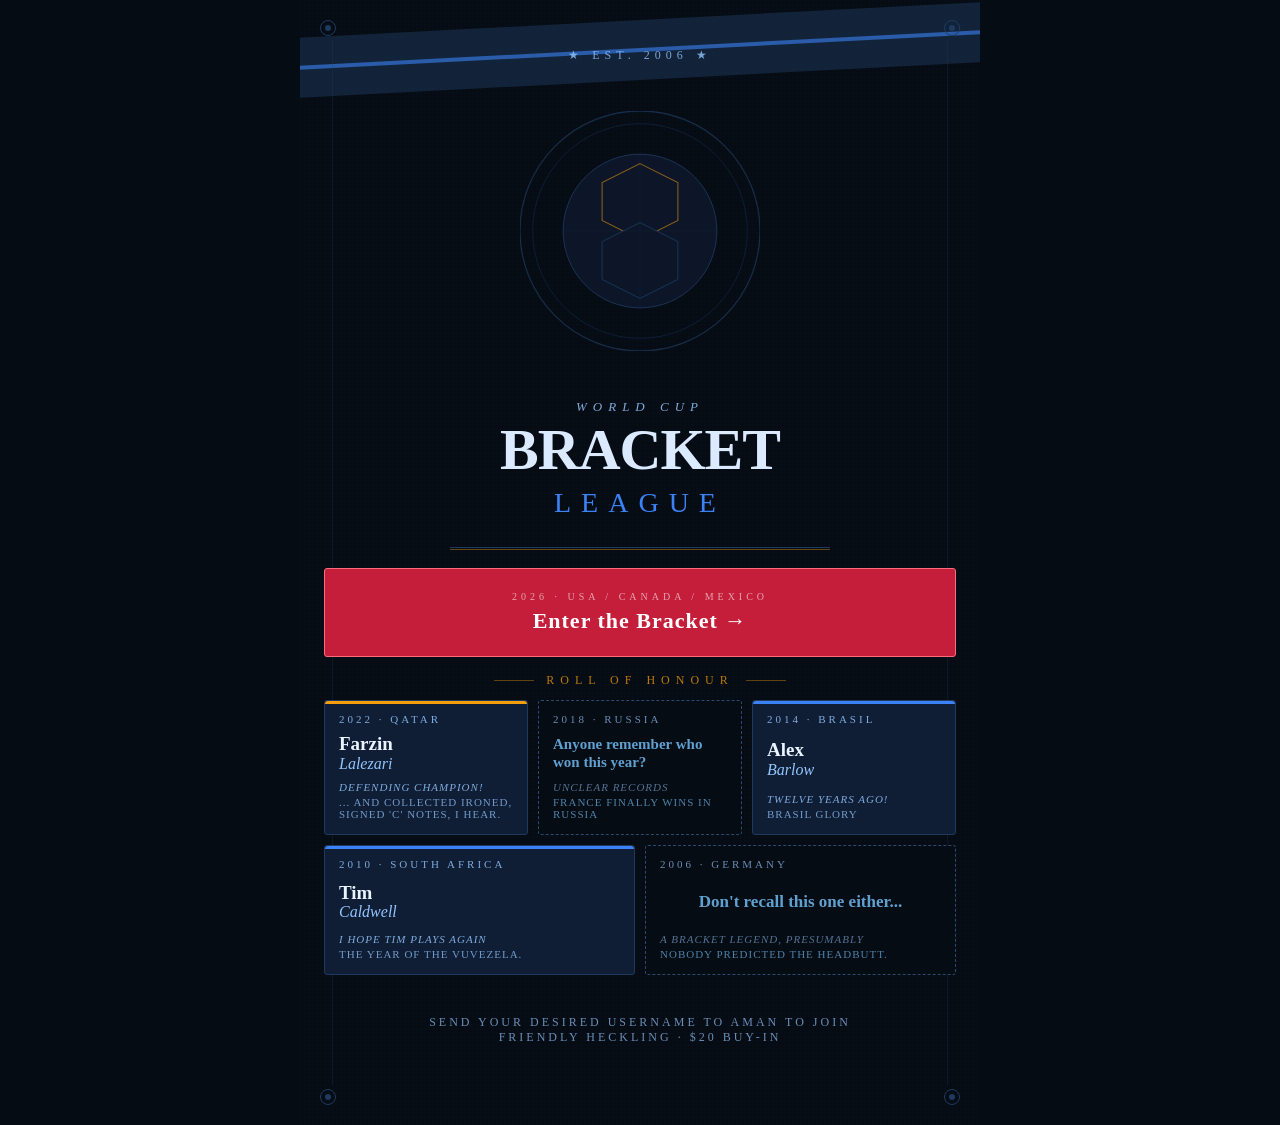
<file: public/index.html>
<!DOCTYPE html>
<html lang="en">
<head>
  <meta charset="UTF-8">
  <meta name="viewport" content="width=device-width, initial-scale=1.0">
  <title>World Cup Bracket League 2026</title>
  <link rel="stylesheet" href="css/styles.css">
</head>
<body class="welcome-page">
  <main class="welcome-hero">
    <!-- Background grain texture and decorative elements -->
    <div class="welcome-hero__bg"></div>
    
    <!-- Diagonal accent bands -->
    <div class="welcome-hero__band welcome-hero__band--wide"></div>
    <div class="welcome-hero__band welcome-hero__band--highlight"></div>

    <!-- Corner registration marks -->
    <div class="welcome-hero__corner welcome-hero__corner--tl"></div>
    <div class="welcome-hero__corner welcome-hero__corner--tr"></div>
    <div class="welcome-hero__corner welcome-hero__corner--bl"></div>
    <div class="welcome-hero__corner welcome-hero__corner--br"></div>

    <!-- Side rules -->
    <div class="welcome-hero__rule welcome-hero__rule--left"></div>
    <div class="welcome-hero__rule welcome-hero__rule--right"></div>

    <!-- Content container -->
    <div class="welcome-hero__content">
      <!-- Eyebrow -->
      <div class="welcome-hero__eyebrow">★ EST. 2006 ★</div>

      <!-- Football circle motif -->
      <svg class="welcome-hero__circle" viewBox="0 0 228 228" xmlns="http://www.w3.org/2000/svg">
        <!-- Outer ring -->
        <circle cx="114" cy="114" r="114" fill="none" stroke="currentColor" stroke-width="1.2" opacity="0.7" class="welcome-hero__circle-outer"/>
        <!-- Middle ring -->
        <circle cx="114" cy="114" r="102" fill="none" stroke="currentColor" stroke-width="0.4" opacity="0.35" class="welcome-hero__circle-mid"/>
        <!-- Inner filled circle -->
        <circle cx="114" cy="114" r="73" fill="currentColor" stroke="currentColor" stroke-width="0.8" class="welcome-hero__circle-inner"/>
        <!-- Upper hexagon (unfilled) -->
        <polygon points="114,50 150,68 150,104 114,122 78,104 78,68" fill="none" stroke="currentColor" stroke-width="1" opacity="0.55" class="welcome-hero__hexagon-upper"/>
        <!-- Lower hexagon (filled) -->
        <polygon points="114,106 150,124 150,160 114,178 78,160 78,124" fill="currentColor" stroke="currentColor" stroke-width="0.8" class="welcome-hero__hexagon-lower"/>
        <!-- Crosshair lines -->
        <line x1="114" y1="40" x2="114" y2="188" stroke="currentColor" stroke-width="0.4" opacity="0.3" class="welcome-hero__crosshair"/>
        <line x1="40" y1="114" x2="188" y2="114" stroke="currentColor" stroke-width="0.4" opacity="0.3" class="welcome-hero__crosshair"/>
      </svg>

      <!-- Title block -->
      <div class="welcome-hero__title">
        <div class="welcome-hero__title-line-1">WORLD CUP</div>
        <div class="welcome-hero__title-line-2">BRACKET</div>
        <div class="welcome-hero__title-line-3">LEAGUE</div>
      </div>

      <!-- Dividers -->
      <div class="welcome-hero__divider"></div>

      <!-- Champion cards grid -->
      <div class="welcome-hero__cards">
        <!-- 2026 CTA Card (full width) -->
        <div class="welcome-hero__card welcome-hero__card--cta">
          <div class="welcome-hero__card-inner">
            <div class="welcome-hero__card-year">2026 · USA / CANADA / MEXICO</div>
            <div class="welcome-hero__card-cta-text">Enter the Bracket →</div>
            <a href="/results" class="welcome-hero__card-link"></a>
          </div>
        </div>

        <!-- Roll of Honour label -->
        <div class="welcome-hero__honour-label">ROLL OF HONOUR</div>

        <!-- Row B: 2022, 2018, 2014 -->
        <div class="welcome-hero__cards-row">
          <!-- 2022 Qatar - Farzin Lalezari -->
          <div class="welcome-hero__card welcome-hero__card--known" style="--accent-color: var(--c-gold)">
            <div class="welcome-hero__card-accent"></div>
            <div class="welcome-hero__card-year">2022 · QATAR</div>
            <div class="welcome-hero__card-name">
              <div class="welcome-hero__card-first">Farzin</div>
              <div class="welcome-hero__card-last">Lalezari</div>
            </div>
            <div class="welcome-hero__card-subtitle">Defending champion!</div>
            <div class="welcome-hero__card-tagline">... and collected ironed, signed 'C' notes, I hear.</div>
          </div>

          <!-- 2018 Russia - Mystery -->
          <div class="welcome-hero__card welcome-hero__card--mystery">
            <div class="welcome-hero__card-year">2018 · RUSSIA</div>
            <div class="welcome-hero__card-name welcome-hero__card-mystery-name">Anyone remember who won this year?</div>
            <div class="welcome-hero__card-subtitle">Unclear records</div>
            <div class="welcome-hero__card-tagline">France finally wins in Russia</div>
          </div>

          <!-- 2014 Brasil - Alex Barlow -->
          <div class="welcome-hero__card welcome-hero__card--known" style="--accent-color: var(--c-blue)">
            <div class="welcome-hero__card-accent"></div>
            <div class="welcome-hero__card-year">2014 · BRASIL</div>
            <div class="welcome-hero__card-name">
              <div class="welcome-hero__card-first">Alex</div>
              <div class="welcome-hero__card-last">Barlow</div>
            </div>
            <div class="welcome-hero__card-subtitle">Twelve years ago!</div>
            <div class="welcome-hero__card-tagline">Brasil glory</div>
          </div>
        </div>

        <!-- Row C: 2010, 2006 -->
        <div class="welcome-hero__cards-row welcome-hero__cards-row--bottom">
          <!-- 2010 South Africa - Tim Caldwell -->
          <div class="welcome-hero__card welcome-hero__card--known welcome-hero__card--wide" style="--accent-color: var(--c-blue)">
            <div class="welcome-hero__card-accent"></div>
            <div class="welcome-hero__card-year">2010 · SOUTH AFRICA</div>
            <div class="welcome-hero__card-name">
              <div class="welcome-hero__card-first">Tim</div>
              <div class="welcome-hero__card-last">Caldwell</div>
            </div>
            <div class="welcome-hero__card-subtitle">I hope Tim plays again</div>
            <div class="welcome-hero__card-tagline">The year of the Vuvezela.</div>
          </div>

          <!-- 2006 Germany - Mystery -->
          <div class="welcome-hero__card welcome-hero__card--mystery welcome-hero__card--wide">
            <div class="welcome-hero__card-year">2006 · GERMANY</div>
            <div class="welcome-hero__card-name welcome-hero__card-mystery-name welcome-hero__card-mystery-name--large">Don't recall this one either...</div>
            <div class="welcome-hero__card-subtitle">A bracket legend, presumably</div>
            <div class="welcome-hero__card-tagline">Nobody predicted the headbutt.</div>
          </div>
        </div>
      </div>

      <!-- Footer -->
      <div class="welcome-hero__footer">
        SEND YOUR DESIRED USERNAME TO AMAN TO JOIN<br> 
        FRIENDLY HECKLING · $20 BUY-IN
      </div>
    </div>
  </main>
</body>
</html>
</file>
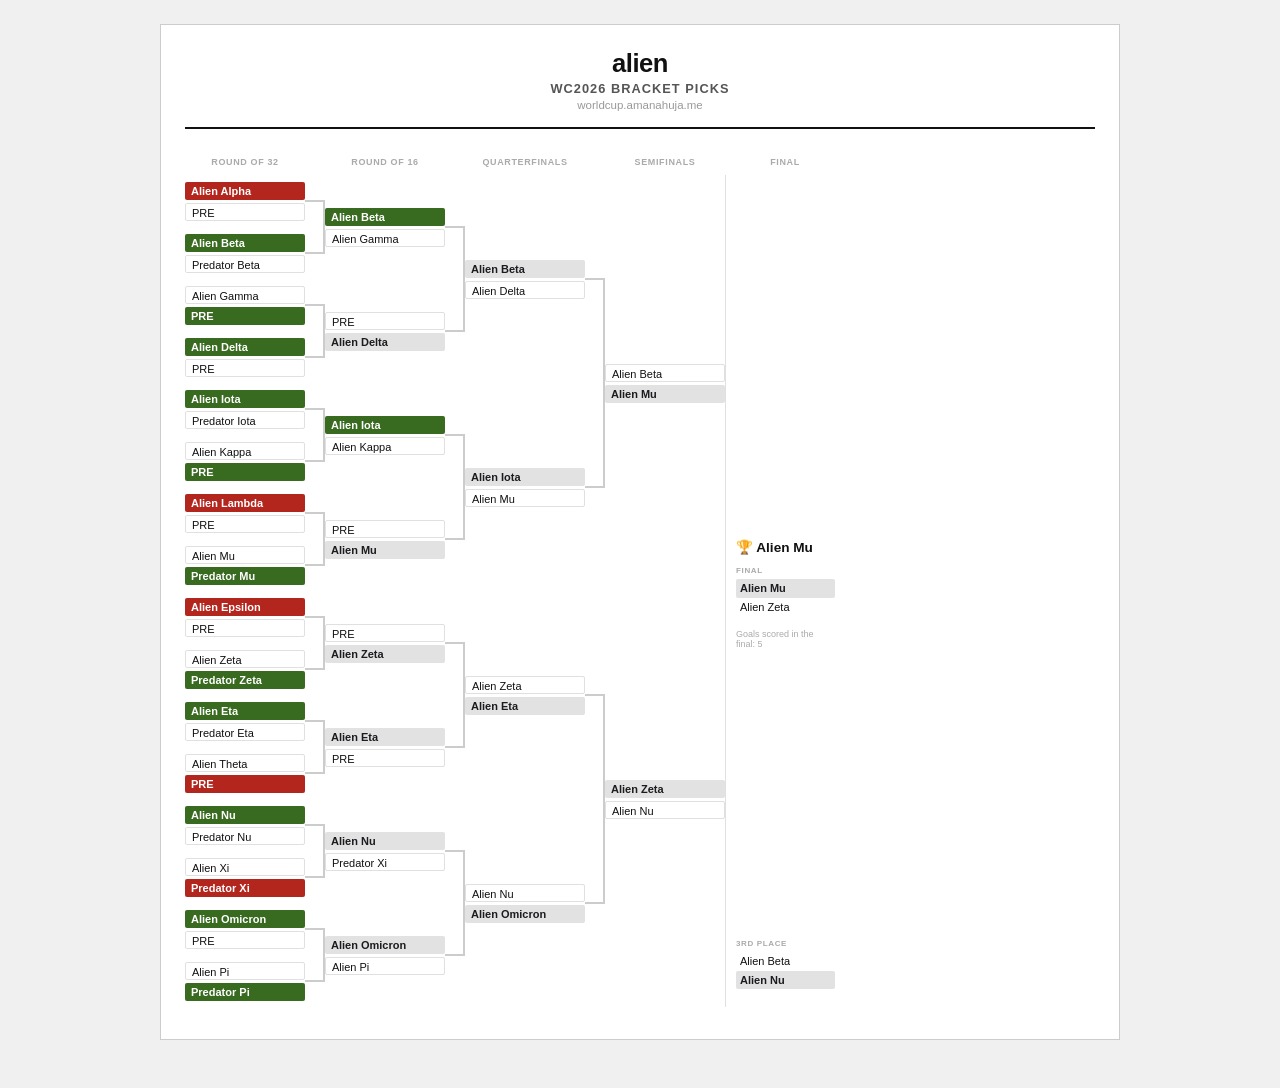
<file: public/picks.html>
<!DOCTYPE html>
<html lang="en">
<head>
  <meta charset="UTF-8">
  <meta name="viewport" content="width=1020">
  <title>WC2026 Bracket Picks</title>
  <link rel="stylesheet" href="css/picks.css">
</head>
<body>

<div id="page-wrap">

  <header id="picks-header">
    <div id="picks-username">alien</div>
    <div id="picks-subtitle">WC2026 bracket picks</div>
    <div id="picks-site">worldcup.amanahuja.me</div>
  </header>

  <div id="bracket-section">
    <div id="round-headers"></div>
    <div id="bracket-wrap">
      <div id="bracket-loading">Loading…</div>
    </div>
  </div>

  <div id="picks-error" class="hidden">User not found.</div>

</div>

<script src="js/picks.js"></script>
</body>
</html>
</file>
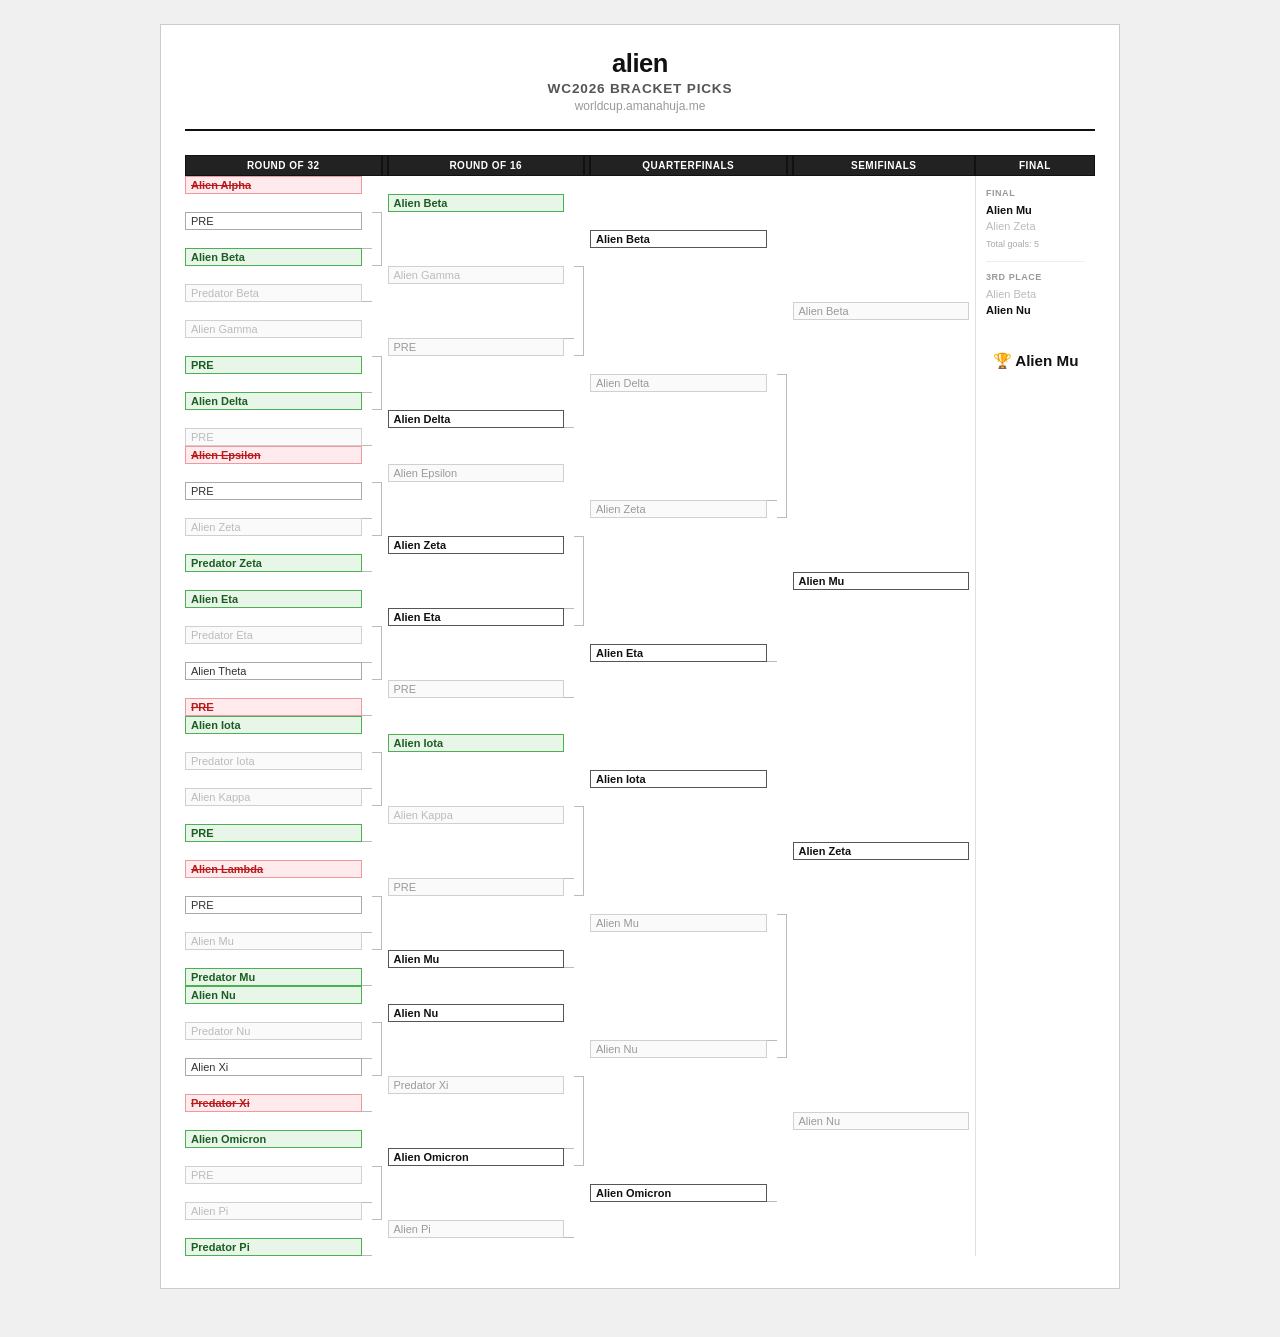
<file: public/picks_table.html>
<!DOCTYPE html>
<html lang="en">
<head>
  <meta charset="UTF-8">
  <meta name="viewport" content="width=1020">
  <title>WC2026 Bracket Picks</title>
  <link rel="stylesheet" href="css/picks_table.css">
</head>
<body>

<div id="page-wrap">

  <header id="picks-header">
    <div id="picks-username">alien</div>
    <div id="picks-subtitle">WC2026 bracket picks</div>
    <div id="picks-site">worldcup.amanahuja.me</div>
  </header>

  <div id="bracket-wrap">
    <div id="bracket-loading" class="hidden">Loading…</div>
  </div>

  <div id="picks-error" class="hidden">User not found.</div>

</div>

  <script src="js/picks_table.js"></script>
</body>
</html>
</file>
<file: public/css/styles.css>
/* ============================================================
   WC 2026 Fantasy — Shared Styles
   Mobile-first, target ~390px wide
   ============================================================ */

:root {
  --c-bg:          #0d0d0d;
  --c-surface:     #1a1a1a;
  --c-surface2:    #242424;
  --c-border:      #333;
  --c-text:        #e8e8e8;
  --c-muted:       #a0a0a0;
  --c-blue:        #3b82f6;
  --c-blue-dim:    #1e3a5f;
  --c-green:       #22c55e;
  --c-green-dim:   #14532d;
  --c-red:         #ef4444;
  --c-gold:        #f59e0b;
  --c-gold-dim:    #78350f;
  --radius:        8px;
  --radius-sm:     4px;
  --font:          -apple-system, BlinkMacSystemFont, "Segoe UI", Roboto, sans-serif;
}

*, *::before, *::after { box-sizing: border-box; margin: 0; padding: 0; }

html { font-size: 16px; }

body {
  background: var(--c-bg);
  color: var(--c-text);
  font-family: var(--font);
  min-height: 100vh;
  -webkit-font-smoothing: antialiased;
}

a { color: var(--c-blue); text-decoration: none; }
a:hover { text-decoration: underline; }

/* ── Top bar ─────────────────────────────────────────────── */
.topbar {
  display: flex;
  align-items: center;
  justify-content: space-between;
  padding: 12px 16px;
  background: var(--c-surface);
  border-bottom: 1px solid var(--c-border);
  position: sticky;
  top: 0;
  z-index: 100;
}
.topbar__title {
  font-size: 1.1rem;
  font-weight: 700;
  letter-spacing: -0.02em;
}
.topbar__dates {
  font-size: 0.75rem;
  color: var(--c-muted);
  margin-top: 1px;
}
.topbar__sub {
  font-size: 0.75rem;
  color: var(--c-blue);
  margin-top: 2px;
  font-weight: 500;
}

/* ── Buttons ─────────────────────────────────────────────── */
.btn {
  display: inline-flex;
  align-items: center;
  justify-content: center;
  padding: 8px 14px;
  border-radius: var(--radius-sm);
  font-size: 0.85rem;
  font-weight: 600;
  border: 1px solid transparent;
  cursor: pointer;
  transition: background 0.12s, color 0.12s, border-color 0.12s;
  white-space: nowrap;
}
.btn--primary {
  background: var(--c-blue);
  color: #fff;
  border-color: var(--c-blue);
}
.btn--primary:hover { background: #2563eb; }
.btn--ghost {
  background: transparent;
  color: var(--c-text);
  border-color: var(--c-border);
}
.btn--ghost:hover { background: var(--c-surface2); }
.btn--sm { padding: 5px 12px; font-size: 0.78rem; }

/* ── Pick buttons (prediction) ───────────────────────────── */
.pick-btn {
  flex: 1;
  padding: 7px 4px;
  border-radius: var(--radius-sm);
  font-size: 0.78rem;
  font-weight: 600;
  border: 1px solid var(--c-border);
  background: var(--c-surface2);
  color: var(--c-muted);
  cursor: pointer;
  transition: all 0.1s;
  overflow: hidden;
  text-overflow: ellipsis;
  white-space: nowrap;
}
.pick-btn--draw {
  flex: 0 0 auto;
  padding: 7px 10px;
}
.pick-btn:hover:not(:disabled) {
  border-color: var(--c-blue);
  color: var(--c-text);
}
.pick-btn--selected {
  background: var(--c-blue-dim);
  color: var(--c-blue);
  border-color: var(--c-blue);
}
.pick-btn--default {
  background: var(--c-surface2);
  color: var(--c-muted);
  border-color: var(--c-border);
  position: relative;
}
.pick-btn--default::after {
  content: "•";
  font-size: 0.6rem;
  position: absolute;
  top: 2px;
  right: 3px;
  color: var(--c-muted);
}
.pick-btn:disabled {
  cursor: default;
  opacity: 0.7;
}
.pick-btn.ko-card__score--correct {
  color: var(--c-green);
  font-weight: 700;
}
.pick-btn.ko-card__score--wrong {
  color: var(--c-red);
  font-weight: 700;
}

/* Results page team displays (read-only, no button styling) */
.ko-team {
  display: inline-block;
  padding: 7px 4px;
  font-size: 0.78rem;
  font-weight: 600;
  color: var(--c-muted);
  text-align: center;
  flex: 1;
}
.ko-team.ko-card__score--correct {
  color: var(--c-green);
  font-weight: 700;
}
.ko-team.ko-card__score--wrong {
  color: var(--c-red);
  font-weight: 700;
}

/* ── Layout helpers ──────────────────────────────────────── */
.page-wrap {
  max-width: 760px;
  margin: 0 auto;
  padding: 12px 12px 48px;
}

/* ── Section headings ────────────────────────────────────── */
.section-title {
  font-size: 0.75rem;
  font-weight: 700;
  letter-spacing: 0.08em;
  text-transform: uppercase;
  color: var(--c-muted);
  margin: 20px 0 10px;
}

/* ── Leaderboard ─────────────────────────────────────────── */
.podium {
  display: flex;
  align-items: flex-end;
  justify-content: center;
  gap: 8px;
  margin: 16px 0 24px;
}
.podium__slot {
  display: flex;
  flex-direction: column;
  align-items: center;
  gap: 4px;
  flex: 1;
  max-width: 110px;
}
.podium__slot--1 .podium__block { background: var(--c-gold-dim); border-color: var(--c-gold); }
.podium__slot--1 .podium__rank { color: var(--c-gold); }
.podium__block {
  width: 100%;
  background: var(--c-surface2);
  border: 1px solid var(--c-border);
  border-radius: var(--radius-sm) var(--radius-sm) 0 0;
  display: flex;
  flex-direction: column;
  align-items: center;
  padding: 8px 4px 6px;
  gap: 4px;
}
.podium__slot--1 .podium__block { padding-top: 14px; }
.podium__slot--2 .podium__block { padding-top: 10px; }
.podium__avatar {
  width: 36px;
  height: 36px;
  border-radius: 50%;
  background: var(--c-surface);
  border: 1px solid var(--c-border);
  display: flex;
  align-items: center;
  justify-content: center;
  font-size: 0.85rem;
  font-weight: 700;
}
.podium__name {
  font-size: 0.75rem;
  font-weight: 600;
  text-align: center;
  max-width: 90px;
  overflow: hidden;
  text-overflow: ellipsis;
  white-space: nowrap;
}
.podium__score {
  font-size: 0.8rem;
  font-weight: 700;
  color: var(--c-blue);
}
.podium__rank {
  font-size: 0.72rem;
  font-weight: 700;
  color: var(--c-muted);
  letter-spacing: 0.05em;
}

.lb-table { width: 100%; border-collapse: collapse; }
.lb-table td, .lb-table th {
  padding: 8px 10px;
  font-size: 0.82rem;
  border-bottom: 1px solid var(--c-border);
  text-align: left;
}
.lb-table th {
  font-size: 0.7rem;
  color: var(--c-muted);
  text-transform: uppercase;
  letter-spacing: 0.06em;
  font-weight: 600;
}
.lb-table td:last-child { text-align: right; font-weight: 700; }
.lb-row--me { background: var(--c-blue-dim); }
.lb-rank { color: var(--c-muted); font-variant-numeric: tabular-nums; width: 28px; }
.lb-avatar {
  width: 26px;
  height: 26px;
  border-radius: 50%;
  background: var(--c-surface2);
  border: 1px solid var(--c-border);
  display: inline-flex;
  align-items: center;
  justify-content: center;
  font-size: 0.7rem;
  font-weight: 700;
  vertical-align: middle;
  margin-right: 6px;
}

/* ── Group cards grid ────────────────────────────────────── */
.groups-grid {
  display: grid;
  grid-template-columns: repeat(2, minmax(0, 1fr));
  gap: 10px;
}
.group-card {
  background: var(--c-surface);
  border: 1px solid var(--c-border);
  border-radius: var(--radius);
  overflow: hidden;
}
.group-card__header {
  padding: 7px 10px;
  font-size: 0.72rem;
  font-weight: 700;
  text-transform: uppercase;
  letter-spacing: 0.07em;
  background: var(--c-surface2);
  border-bottom: 1px solid var(--c-border);
}

/* Standings table */
.standings { width: 100%; border-collapse: collapse; }
.standings td {
  padding: 4px 6px;
  font-size: 0.7rem;
  border-bottom: 1px solid var(--c-border);
}
.standings td:first-child { font-weight: 600; }
.standings td:not(:first-child) {
  text-align: center;
  color: var(--c-muted);
  width: 20px;
}
.standings .pts { font-weight: 700; color: var(--c-text); }
.standings .team-name { max-width: 70px; }
.standings .team-abbr { color: var(--c-muted); font-size: 0.72rem; margin-left: 3px; }
.standings tr.qualified td:first-child { color: var(--c-blue); }
.standings tr.qualified-actual td:first-child { color: var(--c-green); }

/* Fixtures divider */
.fixtures-divider {
  padding: 4px 10px;
  font-size: 0.72rem;
  font-weight: 700;
  text-transform: uppercase;
  letter-spacing: 0.07em;
  color: var(--c-muted);
  background: var(--c-surface2);
  border-top: 1px solid var(--c-border);
  border-bottom: 1px solid var(--c-border);
}

/* Fixture rows */
.fixture { padding: 6px 8px; border-bottom: 1px solid var(--c-border); }
.fixture:last-child { border-bottom: none; }
.fixture__header {
  display: flex;
  align-items: center;
  justify-content: space-between;
  gap: 4px;
  margin-bottom: 5px;
}
.fixture__team {
  font-size: 0.72rem;
  font-weight: 600;
  flex: 1;
  overflow: hidden;
  text-overflow: ellipsis;
  white-space: nowrap;
}
.fixture__team--away { text-align: right; }
.fixture__score {
  font-size: 0.72rem;
  font-weight: 700;
  color: var(--c-muted);
  white-space: nowrap;
  min-width: 40px;
  text-align: center;
}
.fixture__score--live { color: var(--c-red); }
.fixture__buttons {
  display: flex;
  gap: 4px;
  align-items: center;
}

/* ── Lock banner ─────────────────────────────────────────── */
.lock-banner {
  background: var(--c-surface2);
  border: 1px solid var(--c-border);
  border-radius: var(--radius-sm);
  padding: 8px 12px;
  font-size: 0.78rem;
  color: var(--c-muted);
  margin-bottom: 12px;
  text-align: center;
}
.lock-banner--locked { color: var(--c-red); border-color: var(--c-red); opacity: 0.8; }

/* ── Tab strip (predictions page) ───────────────────────── */
.tab-strip {
  display: flex;
  gap: 6px;
  margin-bottom: 14px;
  overflow-x: auto;
  -webkit-overflow-scrolling: touch;
  scrollbar-width: none;
  padding-bottom: 2px;
}
.tab-strip::-webkit-scrollbar { display: none; }
.tab {
  flex-shrink: 0;
  padding: 6px 14px;
  border-radius: 20px;
  font-size: 0.8rem;
  font-weight: 600;
  border: 1px solid var(--c-border);
  background: transparent;
  color: var(--c-muted);
  cursor: pointer;
  transition: all 0.1s;
}
.tab--active {
  background: var(--c-text);
  color: var(--c-bg);
  border-color: var(--c-text);
}
.tab--locked { opacity: 0.6; }

/* ── Knockout bracket ────────────────────────────────────── */
.bracket-round-tabs {
  display: flex;
  gap: 5px;
  overflow-x: auto;
  -webkit-overflow-scrolling: touch;
  scrollbar-width: none;
  margin-bottom: 12px;
  padding-bottom: 2px;
}
.bracket-round-tabs::-webkit-scrollbar { display: none; }
.round-tab {
  flex-shrink: 0;
  padding: 5px 12px;
  border-radius: 16px;
  font-size: 0.75rem;
  font-weight: 600;
  border: 1px solid var(--c-border);
  background: transparent;
  color: var(--c-muted);
  cursor: pointer;
  transition: all 0.1s;
}
.round-tab--active {
  background: var(--c-text);
  color: var(--c-bg);
  border-color: var(--c-text);
}

.bracket-view {
  display: block;
  width: 100%;
}
.bracket-col {
  display: flex;
  flex-direction: column;
  gap: 12px;
  flex: 0 0 62%;
}
.bracket-col--next {
  flex: 0 0 34%;
  opacity: 0.4;
  pointer-events: none;
}
.bracket-connector {
  flex: 0 0 20px;
  position: relative;
  align-self: stretch;
}

/* Match card (knockout) */
.ko-card {
  background: var(--c-surface);
  border: 1px solid var(--c-border);
  border-radius: var(--radius);
  padding: 8px 10px;
  display: flex;
  flex-direction: column;
  gap: 6px;
}
.ko-card--dim {
  background: var(--c-surface);
  border-color: var(--c-border);
}
.ko-card__meta {
  font-size: 0.72rem;
  color: var(--c-muted);
}
.ko-card__matchup {
  display: flex;
  justify-content: space-between;
  align-items: center;
  font-size: 0.78rem;
  font-weight: 600;
  gap: 4px;
}
.ko-card__team { flex: 1; overflow: hidden; text-overflow: ellipsis; white-space: nowrap; }
.ko-card__team--away { text-align: right; }
.ko-card__score {
  font-size: 0.75rem;
  color: var(--c-muted);
  white-space: nowrap;
  padding: 0 4px;
}
.ko-card__score--live { color: var(--c-red); }
.ko-card__buttons { display: flex; gap: 4px; }
.ko-card__placeholder {
  font-size: 0.7rem;
  color: var(--c-muted);
  font-style: italic;
}

/* ── Tiebreaker ──────────────────────────────────────────── */
.tiebreaker {
  background: var(--c-surface);
  border: 1px solid var(--c-border);
  border-radius: var(--radius);
  padding: 14px;
  margin-top: 14px;
}
.tiebreaker__label {
  font-size: 0.82rem;
  color: var(--c-muted);
  margin-bottom: 10px;
  line-height: 1.4;
}
.tiebreaker__input-row { display: flex; align-items: center; gap: 10px; }
.tiebreaker__input {
  width: 72px;
  padding: 8px 10px;
  background: var(--c-surface2);
  border: 1px solid var(--c-border);
  border-radius: var(--radius-sm);
  color: var(--c-text);
  font-size: 0.9rem;
  font-family: var(--font);
  text-align: center;
}
.tiebreaker__input:focus { outline: none; border-color: var(--c-blue); }
.tiebreaker__input:disabled { opacity: 0.6; cursor: default; }
.tiebreaker__hint { font-size: 0.72rem; color: var(--c-muted); }

/* ── Prediction overlay (results page) ───────────────────── */
.pred-overlay {
  font-size: 0.68rem;
  margin-top: 3px;
  display: flex;
  align-items: center;
  gap: 4px;
}
.pred-overlay--correct { color: var(--c-green); }
.pred-overlay--wrong   { color: var(--c-red); }

/* Score color overlay — correct pick = green, wrong = red */
.fixture__score--correct  { color: var(--c-green) !important; font-weight: 700; }
.fixture__score--wrong    { color: var(--c-red)   !important; font-weight: 700; }
.ko-card__score--correct  { color: var(--c-green) !important; font-weight: 700; }
.ko-card__score--wrong    { color: var(--c-red)   !important; font-weight: 700; }

/* ── Login modal ─────────────────────────────────────────── */
.modal-backdrop {
  position: fixed;
  inset: 0;
  background: rgba(0,0,0,0.7);
  display: flex;
  align-items: center;
  justify-content: center;
  z-index: 200;
  padding: 16px;
}
.modal-backdrop.hidden { display: none; }
.modal {
  background: var(--c-surface);
  border: 1px solid var(--c-border);
  border-radius: var(--radius);
  padding: 24px;
  width: 100%;
  max-width: 360px;
}
.modal__title {
  font-size: 1.1rem;
  font-weight: 700;
  margin-bottom: 6px;
}
.modal__sub {
  font-size: 0.8rem;
  color: var(--c-muted);
  margin-bottom: 20px;
  line-height: 1.4;
}
.form-group { margin-bottom: 14px; }
.form-label {
  display: block;
  font-size: 0.75rem;
  font-weight: 600;
  color: var(--c-muted);
  margin-bottom: 5px;
  text-transform: uppercase;
  letter-spacing: 0.05em;
}
.form-input {
  width: 100%;
  padding: 10px 12px;
  background: var(--c-surface2);
  border: 1px solid var(--c-border);
  border-radius: var(--radius-sm);
  color: var(--c-text);
  font-size: 0.9rem;
  font-family: var(--font);
}
.form-input:focus { outline: none; border-color: var(--c-blue); }
.form-error {
  font-size: 0.75rem;
  color: var(--c-red);
  margin-top: 10px;
  min-height: 1em;
}

/* ── Save indicator ──────────────────────────────────────── */
.save-indicator {
  position: fixed;
  bottom: 20px;
  right: 16px;
  background: var(--c-surface2);
  border: 1px solid var(--c-green);
  color: var(--c-green);
  padding: 6px 12px;
  border-radius: var(--radius-sm);
  font-size: 0.78rem;
  font-weight: 600;
  opacity: 0;
  transition: opacity 0.2s;
  pointer-events: none;
  z-index: 150;
}
.save-indicator.visible { opacity: 1; }

/* ── Back link ───────────────────────────────────────────── */
.back-link {
  display: inline-flex;
  align-items: center;
  gap: 4px;
  font-size: 0.8rem;
  color: var(--c-muted);
  margin-bottom: 14px;
}
.back-link:hover { color: var(--c-text); text-decoration: none; }

/* ── Last updated ────────────────────────────────────────── */
.last-updated {
  font-size: 0.7rem;
  color: var(--c-muted);
  text-align: center;
  padding: 6px 0 2px;
}

/* ── Utility ─────────────────────────────────────────────── */
.hidden { display: none !important; }
.text-muted { color: var(--c-muted); }
.text-blue  { color: var(--c-blue); }
.text-green { color: var(--c-green); }
.text-red   { color: var(--c-red); }
.mt-1 { margin-top: 4px; }
.mt-2 { margin-top: 8px; }

/* ── Countdown banner ────────────────────────────────────── */
.countdown-banner {
  background: var(--c-surface);
  border: 1px solid var(--c-border);
  border-radius: var(--radius);
  padding: 10px 14px;
  margin-bottom: 16px;
  display: flex;
  align-items: center;
  justify-content: space-between;
  gap: 10px;
  flex-wrap: wrap;
}
.countdown-banner__time {
  font-size: 0.85rem;
  font-weight: 600;
  color: var(--c-text);
}
.countdown-banner__time span {
  color: var(--c-blue);
}
.countdown-banner__link {
  font-size: 0.75rem;
  color: var(--c-muted);
  white-space: nowrap;
}
.countdown-banner__link:hover { color: var(--c-text); }

/* ── Footer ──────────────────────────────────────────────── */
.site-footer {
  margin-top: 48px;
  padding: 20px 16px;
  border-top: 1px solid var(--c-border);
  display: flex;
  flex-wrap: wrap;
  gap: 8px 20px;
  justify-content: center;
  font-size: 0.75rem;
  color: var(--c-muted);
}
.site-footer a {
  color: var(--c-muted);
}
.site-footer a:hover {
  color: var(--c-text);
  text-decoration: none;
}
.site-footer__sep {
  color: var(--c-border);
}
.site-footer__gh {
  display: inline-flex;
  align-items: center;
  color: var(--c-muted);
  line-height: 1;
}
.site-footer__gh:hover { color: var(--c-text); }
.site-footer__gh svg { width: 16px; height: 16px; fill: currentColor; }
.site-footer__cta {
  color: var(--c-gold) !important;
  border: 1px solid var(--c-gold);
  border-radius: 12px;
  padding: 3px 10px;
  font-size: 0.75rem;
  font-weight: 600;
  line-height: 1.4;
  text-decoration: none !important;
  white-space: nowrap;
}
.site-footer__cta:hover {
  background: var(--c-gold-dim);
  color: var(--c-gold) !important;
}

/* ── Welcome Page ────────────────────────────────────────── */

.welcome-page {
  --c-bg-welcome:      #060c14;
  --c-bg-card-welcome: #0f1e35;
  --c-blue-text:       #dbeafe;
  --c-blue-muted:      #93c5fd;
  --c-red-welcome:     #c41e3a;
  --c-red-light:       #ff6b7a;
  --c-mystery-name:    #60a0d0;
  background: #060c14;
}

.welcome-hero {
  position: relative;
  width: 100%;
  max-width: 680px;
  margin: 0 auto;
  min-height: 100vh;
  padding: 48px 24px 80px;
  background: var(--c-bg-welcome);
  overflow: hidden;
}

/* Background grain texture */
.welcome-hero__bg {
  position: absolute;
  inset: 0;
  background-image: url('data:image/svg+xml;utf8,<svg xmlns="http://www.w3.org/2000/svg" width="4" height="4"><rect width="4" height="4" fill="%23060c14"/><circle cx="1" cy="1" r="0.8" fill="%230a1628" opacity="0.3"/><circle cx="3" cy="3" r="0.8" fill="%23040810" opacity="0.3"/></svg>');
  background-size: 4px 4px;
  opacity: 0.9;
  pointer-events: none;
}

/* Diagonal accent bands — sit behind content, above eyebrow area only */
.welcome-hero__band {
  position: absolute;
  pointer-events: none;
  z-index: 1;
}

.welcome-hero__band--wide {
  top: 20px;
  left: -50px;
  right: -50px;
  height: 60px;
  background: var(--c-blue-dim);
  opacity: 0.5;
  transform: skewY(-3deg);
}

.welcome-hero__band--highlight {
  top: 48px;
  left: -50px;
  right: -50px;
  height: 4px;
  background: var(--c-blue);
  opacity: 0.6;
  transform: skewY(-3deg);
}

/* Corner registration marks */
.welcome-hero__corner {
  position: absolute;
  width: 16px;
  height: 16px;
  border: 1px solid var(--c-blue-dim);
  border-radius: 50%;
  pointer-events: none;
  z-index: 2;
}

.welcome-hero__corner::before {
  content: '';
  position: absolute;
  width: 6px;
  height: 6px;
  background: var(--c-blue-dim);
  border-radius: 50%;
  top: 50%;
  left: 50%;
  transform: translate(-50%, -50%);
}

.welcome-hero__corner--tl { top: 20px; left: 20px; }
.welcome-hero__corner--tr { top: 20px; right: 20px; }
.welcome-hero__corner--bl { bottom: 20px; left: 20px; }
.welcome-hero__corner--br { bottom: 20px; right: 20px; }

/* Side rules */
.welcome-hero__rule {
  position: absolute;
  background: var(--c-blue-dim);
  opacity: 0.3;
  pointer-events: none;
  width: 0.8px;
  z-index: 2;
}

.welcome-hero__rule--left  { left: 32px;  top: 40px; bottom: 40px; }
.welcome-hero__rule--right { right: 32px; top: 40px; bottom: 40px; }

/* Content container — above all decorative layers */
.welcome-hero__content {
  position: relative;
  z-index: 10;
  text-align: center;
}

/* Eyebrow */
.welcome-hero__eyebrow {
  font-family: Georgia, 'Times New Roman', serif;
  font-size: 12px;
  letter-spacing: 5px;
  color: var(--c-blue-muted);
  opacity: 0.8;
  margin-bottom: 48px;
  text-transform: uppercase;
}

/* Football circle motif */
.welcome-hero__circle {
  width: clamp(180px, 48vw, 240px);
  height: auto;
  margin: 0 auto 36px;
}

.welcome-hero__circle-outer { stroke: #1e3a5f; }
.welcome-hero__circle-mid   { stroke: #3b82f6; }
.welcome-hero__circle-inner { fill: #0c1628; stroke: #1e3a5f; }
.welcome-hero__hexagon-upper { stroke: #f59e0b; }
.welcome-hero__hexagon-lower { fill: #0c1628; stroke: #1e3a5f; }
.welcome-hero__crosshair    { stroke: #1e3a5f; }

/* Title block */
.welcome-hero__title {
  margin: 8px 0 28px;
}

.welcome-hero__title-line-1 {
  font-family: Georgia, 'Times New Roman', serif;
  font-size: 13px;
  font-style: italic;
  letter-spacing: 6px;
  color: var(--c-blue-muted);
  opacity: 0.85;
  margin-bottom: 6px;
  text-transform: uppercase;
}

.welcome-hero__title-line-2 {
  font-family: Georgia, 'Times New Roman', serif;
  font-size: clamp(40px, 13vw, 58px);
  font-weight: bold;
  letter-spacing: -1px;
  color: var(--c-blue-text);
  line-height: 1;
  margin-bottom: 8px;
  text-transform: uppercase;
}

.welcome-hero__title-line-3 {
  font-family: Georgia, 'Times New Roman', serif;
  font-size: clamp(18px, 5.5vw, 28px);
  font-weight: normal;
  letter-spacing: 10px;
  color: var(--c-blue);
  text-transform: uppercase;
}

/* Divider */
.welcome-hero__divider {
  height: 1px;
  background: var(--c-blue-dim);
  margin: 20px auto;
  width: 60%;
  position: relative;
}

.welcome-hero__divider::after {
  content: '';
  position: absolute;
  top: 2px;
  left: 0;
  right: 0;
  height: 0.5px;
  background: var(--c-gold);
  opacity: 0.4;
}

/* Roll of Honour label */
.welcome-hero__honour-label {
  font-family: Georgia, 'Times New Roman', serif;
  font-size: 12px;
  letter-spacing: 6px;
  color: var(--c-gold);
  opacity: 0.75;
  margin: 16px 0 12px;
  text-transform: uppercase;
  display: flex;
  align-items: center;
  justify-content: center;
  gap: 12px;
}

.welcome-hero__honour-label::before,
.welcome-hero__honour-label::after {
  content: '';
  display: inline-block;
  width: 40px;
  height: 0.7px;
  background: var(--c-gold);
  opacity: 0.5;
}

/* Champion cards */
.welcome-hero__cards {
  margin-top: 8px;
}

.welcome-hero__card {
  position: relative;
  border-radius: 3px;
  font-family: Georgia, 'Times New Roman', serif;
  text-align: left;
}

/* CTA Card */
.welcome-hero__card--cta {
  background: var(--c-red-welcome);
  border: 0.8px solid var(--c-red-light);
  padding: 22px 20px;
  display: flex;
  flex-direction: column;
  align-items: center;
  justify-content: center;
  position: relative;
  margin-bottom: 12px;
  cursor: pointer;
  transition: opacity 0.15s;
}

.welcome-hero__card--cta:hover { opacity: 0.9; }

.welcome-hero__card--cta .welcome-hero__card-year {
  color: rgba(255, 255, 255, 0.75);
  font-size: 10px;
  letter-spacing: 4px;
  opacity: 0.8;
  margin-bottom: 6px;
  text-transform: uppercase;
  text-align: center;
}

.welcome-hero__card-cta-text {
  color: white;
  font-size: clamp(17px, 4.5vw, 22px);
  font-weight: bold;
  letter-spacing: 1px;
  text-align: center;
}

.welcome-hero__card-link {
  position: absolute;
  inset: 0;
  cursor: pointer;
}

/* Known champion cards */
.welcome-hero__card--known {
  background: var(--c-bg-card-welcome);
  border: 0.8px solid var(--c-blue-dim);
  padding: 12px 14px 14px;
  min-height: 130px;
  display: flex;
  flex-direction: column;
  justify-content: space-between;
}

.welcome-hero__card-accent {
  position: absolute;
  top: 0;
  left: 0;
  right: 0;
  height: 3px;
  background: var(--accent-color, var(--c-blue));
  border-radius: 3px 3px 0 0;
}

.welcome-hero__card-year {
  font-size: 11px;
  letter-spacing: 3px;
  color: var(--c-blue-muted);
  opacity: 0.85;
  text-transform: uppercase;
  margin-bottom: 8px;
}

.welcome-hero__card-name {
  display: flex;
  flex-direction: column;
  flex: 1;
  justify-content: center;
  margin-bottom: 8px;
}

.welcome-hero__card-first {
  font-size: clamp(15px, 4vw, 19px);
  font-weight: bold;
  color: #e8f4ff;
  line-height: 1.15;
}

.welcome-hero__card-last {
  font-size: clamp(13px, 3.2vw, 16px);
  font-style: italic;
  color: var(--c-blue-muted);
  line-height: 1.15;
}

.welcome-hero__card-subtitle {
  font-size: 11px;
  color: var(--c-blue-muted);
  opacity: 0.85;
  letter-spacing: 1px;
  text-transform: uppercase;
  margin-bottom: 3px;
  font-style: italic;
}

.welcome-hero__card-tagline {
  font-size: 11px;
  color: var(--c-blue-muted);
  opacity: 0.75;
  letter-spacing: 1px;
  text-transform: uppercase;
}

/* Mystery cards */
.welcome-hero__card--mystery {
  background: var(--c-bg-welcome);
  border: 0.6px dashed #2a4a6f;
  padding: 12px 14px 14px;
  min-height: 130px;
  display: flex;
  flex-direction: column;
  justify-content: space-between;
}

.welcome-hero__card--mystery .welcome-hero__card-year {
  color: var(--c-blue-muted);
  opacity: 0.7;
}

.welcome-hero__card-mystery-name {
  font-size: clamp(12px, 3vw, 15px);
  font-weight: bold;
  color: var(--c-mystery-name);
  line-height: 1.2;
  flex: 1;
  display: flex;
  align-items: center;
}

.welcome-hero__card-mystery-name--large {
  font-size: clamp(14px, 3.5vw, 17px);
}

.welcome-hero__card--mystery .welcome-hero__card-subtitle {
  color: var(--c-blue-muted);
  opacity: 0.55;
  font-style: italic;
}

.welcome-hero__card--mystery .welcome-hero__card-tagline {
  color: var(--c-mystery-name);
  opacity: 0.8;
}

/* Card rows for grid layout */
.welcome-hero__cards-row {
  display: grid;
  grid-template-columns: repeat(3, 1fr);
  gap: 10px;
  margin-bottom: 10px;
}

.welcome-hero__cards-row--bottom {
  grid-template-columns: repeat(2, 1fr);
}

/* Footer */
.welcome-hero__footer {
  font-family: Georgia, 'Times New Roman', serif;
  font-size: 12px;
  letter-spacing: 3px;
  color: var(--c-blue-muted);
  opacity: 0.7;
  margin-top: 40px;
  text-transform: uppercase;
  text-align: center;
}

/* ── Responsive ──────────────────────────────────────────── */
@media (max-width: 420px) {
  .groups-grid { grid-template-columns: 1fr; }
  .podium { gap: 4px; }
  
  /* Welcome page mobile */
  .welcome-hero {
    padding: 30px 16px;
  }
  
  .welcome-hero__cards-row {
    grid-template-columns: 1fr;
  }
  
  .welcome-hero__cards-row--bottom {
    grid-template-columns: 1fr;
  }
  
  .welcome-hero__circle {
    width: clamp(100px, 30vw, 140px);
  }
}

@media (max-width: 480px) {
  .site-footer {
    flex-direction: column;
    align-items: center;
    gap: 10px;
  }
  .site-footer__sep { display: none; }
  .countdown-banner {
    flex-direction: column;
    align-items: flex-start;
    gap: 6px;
  }
}
</file>
<file: public/css/picks.css>
/* ============================================================
   WC2026 — picks page
   Fixed 960px, light theme, desktop only.
   ============================================================ */

*, *::before, *::after { box-sizing: border-box; margin: 0; padding: 0; }

body {
  background: #f0f0f0;
  font-family: -apple-system, BlinkMacSystemFont, "Segoe UI", Roboto, sans-serif;
  font-size: 13px;
  color: #111;
  padding: 24px 0 48px;
}

#page-wrap {
  width: 960px;
  margin: 0 auto;
  background: #fff;
  border: 1px solid #ccc;
  padding: 24px 24px 32px;
}

.hidden { display: none; }

/* ── Header ──────────────────────────────────────────────── */

#picks-header {
  text-align: center;
  margin-bottom: 24px;
  padding-bottom: 16px;
  border-bottom: 2px solid #111;
}

#picks-username {
  font-size: 1.6rem;
  font-weight: 700;
  letter-spacing: -0.02em;
  text-transform: lowercase;
}

#picks-subtitle {
  font-size: 0.8rem;
  color: #555;
  margin-top: 3px;
  text-transform: uppercase;
  letter-spacing: 0.08em;
  font-weight: 600;
}

#picks-site {
  font-size: 0.72rem;
  color: #999;
  margin-top: 3px;
}

/* ── Loading / error ─────────────────────────────────────── */

#bracket-loading {
  text-align: center;
  color: #888;
  padding: 40px 0;
}

#picks-error {
  text-align: center;
  color: #c00;
  padding: 40px 0;
}

/* ── Round headers row ───────────────────────────────────── */

#round-headers {
  display: flex;
  flex-direction: row;
  align-items: stretch;
  margin-bottom: 4px;
}

.round-header {
  flex: 0 0 auto;
  width: 120px;
  text-align: center;
  font-size: 9px;
  font-weight: 600;
  text-transform: uppercase;
  letter-spacing: 0.07em;
  color: #aaa;
  background: transparent;
  padding: 4px 2px;
  border: none;
}

.round-header-gap {
  flex: 0 0 20px;
  background: transparent;
}

/* ── Bracket wrap — flex row ─────────────────────────────── */

#bracket-wrap {
  display: flex;
  flex-direction: row;
  align-items: flex-start;
  overflow-x: auto;
}

/* ── Round columns ───────────────────────────────────────── */

.round {
  flex: 0 0 120px;
  width: 120px;
  display: flex;
  flex-direction: column;
}

/* ── Match slots ─────────────────────────────────────────── */

/*
 * Each match has a fixed height (set inline by JS).
 * Internally it's a flex column, centering the two team rows.
 * Padding adds visual breathing room between adjacent matches.
 * The two team rows sit symmetrically at ~25% and ~75% of the match height,
 * which is where the connector ticks land.
 *
 * Layout math (BASE_H = 52px):
 *   padding-top + padding-bottom = 10px  → 5px each
 *   gap between teams = 3px
 *   team row height = 18px
 *   total content = 5 + 18 + 3 + 18 + 5 = 49px  (3px slack, centered)
 *   team1 center = 5 + 9 = 14px  →  14/52 = 26.9% ≈ 25% ✓
 *   team2 center = 5 + 18 + 3 + 9 = 35px  →  35/52 = 67.3% ≈ 75% ✓ (close enough)
 */

.match {
  flex: 0 0 auto;
  display: flex;
  flex-direction: column;
  justify-content: center;
  gap: 3px;
  padding: 5px 0;
  /* height set inline by JS */
}

/* ── Team rows ───────────────────────────────────────────── */

.team {
  height: 18px;
  line-height: 18px;
  padding: 0 6px;
  font-size: 11px;
  border: 1px solid #e0e0e0;
  background: transparent;
  color: #111;
  overflow: hidden;
  text-overflow: ellipsis;
  white-space: nowrap;
  border-radius: 2px;
}

/* User's pick, unplayed — gray tonal fill (pressed button) */
.team.picked {
  background: #E2E2E2;
  color: #1C1B1F;
  font-weight: 700;
  border: none;
}

/* Correct prediction — picked + won */
.team.picked.won {
  background: #386A20;
  color: #fff;
  border: none;
}

/* Wrong prediction — picked + lost */
.team.picked.lost {
  background: #B3261E;
  color: #fff;
  border: none;
}

/* Won but not picked — neutral, recedes */
.team.won {
  color: #111;
}

/* Lost but not picked — neutral, recedes */
.team.lost {
  color: #111;
}

/* TBD slot */
.team.tbd {
  color: #aaa;
  font-style: italic;
}

/* ── Connector columns ───────────────────────────────────── */

.conn-col {
  flex: 0 0 20px;
  width: 20px;
  display: flex;
  flex-direction: column;
}

/*
 * Each .connector spans the height of ONE next-round match (= 2 feeder matches).
 * It draws the classic bracket shape: ─┤ from two feeders into one output.
 *
 * We use a pseudo-element for the vertical bar so we can constrain it
 * to run only between the two horizontal ticks (25%–75%), not the full height.
 *
 * ::before = top horizontal tick  (at 25% from top)
 * ::after  = bottom horizontal tick (at 75% from top)
 * The pseudo-element on the div itself = vertical bar between 25% and 75%
 *
 * We achieve the constrained vertical bar with a box-shadow trick:
 * border-right only on ::before/::after's shared pseudo — actually simplest
 * approach: use a child element. But since we only have ::before and ::after,
 * we use a gradient background for the vertical bar.
 */

.connector {
  flex: 0 0 auto;
  position: relative;
  /* vertical bar: runs from 25% to 75% of height, right-aligned */
  background: linear-gradient(
    to bottom,
    transparent 25%,
    #ccc 25%,
    #ccc 75%,
    transparent 75%
  );
  background-size: 2px 100%;
  background-repeat: no-repeat;
  background-position: right center;
  /* height set inline by JS */
}

/* Top horizontal tick — full width, at 25% */
.connector::before {
  content: '';
  position: absolute;
  top: 25%;
  left: 0;
  right: 0;
  height: 2px;
  background: #ccc;
  transform: translateY(-50%);
}

/* Bottom horizontal tick — full width, at 75% */
.connector::after {
  content: '';
  position: absolute;
  top: 75%;
  left: 0;
  right: 0;
  height: 2px;
  background: #ccc;
  transform: translateY(-50%);
}

/* ── Final panel ─────────────────────────────────────────── */

.final-panel {
  flex: 0 0 120px;
  width: 120px;
  border-left: 1px solid #e0e0e0;
}

.final-panel__inner {
  position: relative;
  height: 100%;
}

/* Trophy + Final block + tiebreaker — grouped, centered vertically */
.final-panel__inner .champion-callout {
  position: absolute;
  left: 10px;
  right: 10px;
  top: 50%;
  transform: translateY(-100%) translateY(-36px);
  text-align: left;
  padding: 0;
}

.final-panel__inner .final-block--final {
  position: absolute;
  left: 10px;
  right: 10px;
  top: 50%;
  transform: translateY(-50%);
}

.final-panel__inner .final-tiebreaker {
  position: absolute;
  left: 10px;
  right: 10px;
  top: 50%;
  transform: translateY(50%) translateY(28px);
}

/* 3rd place — anchored to the bottom */
.final-panel__inner .final-block--third {
  position: absolute;
  left: 10px;
  right: 10px;
  bottom: 16px;
}

.final-block {
  margin-bottom: 2px;
}

.final-block__label {
  font-size: 8px;
  font-weight: 700;
  text-transform: uppercase;
  letter-spacing: 0.08em;
  color: #aaa;
  margin-bottom: 4px;
  margin-top: 0;
}

/* Final team rows — same fills as bracket, no border */
.final-team {
  display: block;
  height: auto;
  line-height: 1.5;
  font-size: 11px;
  padding: 1px 4px;
  border: none;
  border-radius: 2px;
  white-space: nowrap;
  overflow: hidden;
  text-overflow: ellipsis;
  color: #111;
  /* background + color come from .picked / .won / .lost classes */
}

.final-tiebreaker {
  font-size: 9px;
  color: #aaa;
}

.champion-callout {
  font-size: 0.85rem;
  font-weight: 700;
  color: #111;
}
</file>
<file: public/css/picks_table.css>
/* ============================================================
   WC2026 — picks page styles
   Fixed 960px layout, light theme, desktop only.
   ============================================================ */

*, *::before, *::after { box-sizing: border-box; margin: 0; padding: 0; }

body {
  background: #f0f0f0;
  font-family: -apple-system, BlinkMacSystemFont, "Segoe UI", Roboto, sans-serif;
  font-size: 13px;
  color: #111;
  padding: 24px 0 48px;
}

#page-wrap {
  width: 960px;
  margin: 0 auto;
  background: #fff;
  border: 1px solid #ccc;
  padding: 24px 24px 32px;
}

.hidden { display: none; }

/* ── Header ──────────────────────────────────────────────── */

#picks-header {
  text-align: center;
  margin-bottom: 24px;
  padding-bottom: 16px;
  border-bottom: 2px solid #111;
}

#picks-username {
  font-size: 1.6rem;
  font-weight: 700;
  letter-spacing: -0.02em;
  text-transform: lowercase;
}

#picks-subtitle {
  font-size: 0.85rem;
  color: #555;
  margin-top: 3px;
  text-transform: uppercase;
  letter-spacing: 0.06em;
  font-weight: 600;
}

#picks-site {
  font-size: 0.75rem;
  color: #999;
  margin-top: 3px;
}

/* ── Loading / error ─────────────────────────────────────── */

#bracket-loading {
  text-align: center;
  color: #888;
  padding: 40px 0;
}

#picks-error {
  text-align: center;
  color: #c00;
  padding: 40px 0;
}

/* ── Bracket wrapper ─────────────────────────────────────── */

#bracket-wrap {
  overflow-x: auto;
}

/* ── Bracket table ───────────────────────────────────────── */

.bracket-table {
  border-collapse: separate;
  border-spacing: 0;
  white-space: nowrap;
  font-size: 11px;
  width: 100%;
}

/* Round header cells */
.bracket-table .round-header {
  background: #222;
  color: #fff;
  text-align: center;
  font-weight: 600;
  font-size: 10px;
  text-transform: uppercase;
  letter-spacing: 0.05em;
  padding: 4px 6px;
  border: 1px solid #111;
}

.bracket-table .round-header-empty {
  background: #222;
  border: 1px solid #111;
}

/* ── Team cells ──────────────────────────────────────────── */

.bracket-table .team-cell {
  border: 1px solid #d0d0d0;
  padding: 2px 5px;
  min-width: 96px;
  max-width: 96px;
  overflow: hidden;
  text-overflow: ellipsis;
  vertical-align: middle;
  height: 17px;
  background: #fafafa;
  color: #999;        /* default: muted — not picked, not played */
}

/* User picked this team (match not yet played) */
.bracket-table .team-cell.pick {
  background: #fff;
  color: #111;
  font-weight: 700;
  border-color: #555;
}

/* Match played, user's pick was correct */
.bracket-table .team-cell.correct {
  background: #e8f5e9;
  color: #1b5e20;
  font-weight: 700;
  border-color: #4caf50;
}

/* Match played, user's pick was wrong */
.bracket-table .team-cell.wrong {
  background: #ffebee;
  color: #b71c1c;
  font-weight: 600;
  border-color: #ef9a9a;
  text-decoration: line-through;
}

/* Match played, this team won but user didn't pick them */
.bracket-table .team-cell.actual-winner {
  background: #fff;
  color: #333;
  border-color: #aaa;
}

/* Match played, this team lost */
.bracket-table .team-cell.loser {
  background: #fafafa;
  color: #bbb;
}

/* Slot not yet filled (TBD) */
.bracket-table .team-cell.tbd {
  color: #ccc;
  font-style: italic;
  background: #f7f7f7;
}

/* ── Connector cells ─────────────────────────────────────── */

.bracket-table .conn-right {
  border: 1.5px solid #bbb;
  border-left: none;
  width: 10px;
  min-width: 10px;
  background: transparent;
}

.bracket-table .conn-left {
  border-top: 1.5px solid #bbb;
  border-bottom: 1.5px solid #bbb;
  border-left: none;
  border-right: none;
  width: 10px;
  min-width: 10px;
  background: transparent;
}

/* ── Gap columns ─────────────────────────────────────────── */

.bracket-table .gap {
  width: 6px;
  min-width: 6px;
  background: transparent;
}

/* ── Final column ────────────────────────────────────────── */

.bracket-table .final-col-cell {
  vertical-align: top;
  padding: 12px 10px;
  min-width: 120px;
  width: 120px;
  border-left: 1px solid #e0e0e0;
}

.final-col__block {
  margin-bottom: 4px;
}

.final-col__label {
  font-size: 9px;
  font-weight: 700;
  text-transform: uppercase;
  letter-spacing: 0.06em;
  color: #999;
  margin-bottom: 4px;
  margin-top: 10px;
}
.final-col__block:first-child .final-col__label {
  margin-top: 0;
}

.final-col__team {
  font-size: 11px;
  padding: 2px 0;
  white-space: nowrap;
  overflow: hidden;
  text-overflow: ellipsis;
  color: #bbb;        /* default: muted */
}

/* mirror team-cell states in the final column */
.final-col__team.pick         { color: #111; font-weight: 700; }
.final-col__team.correct      { color: #1b5e20; font-weight: 700; }
.final-col__team.wrong        { color: #b71c1c; text-decoration: line-through; }
.final-col__team.actual-winner{ color: #333; }
.final-col__team.loser        { color: #ccc; }
.final-col__team.tbd          { color: #ddd; font-style: italic; }

.final-col__tiebreaker {
  font-size: 9px;
  color: #aaa;
  margin-top: 5px;
  margin-bottom: 2px;
}

.final-col__divider {
  border-top: 1px solid #eee;
  margin: 12px 0 4px;
}

.final-col__divider--tall {
  border-top: none;
  margin-top: 28px;
  margin-bottom: 16px;
}

.champion-callout {
  font-size: 0.95rem;
  font-weight: 700;
  text-align: center;
  padding: 6px 0;
  color: #111;
}
</file>
